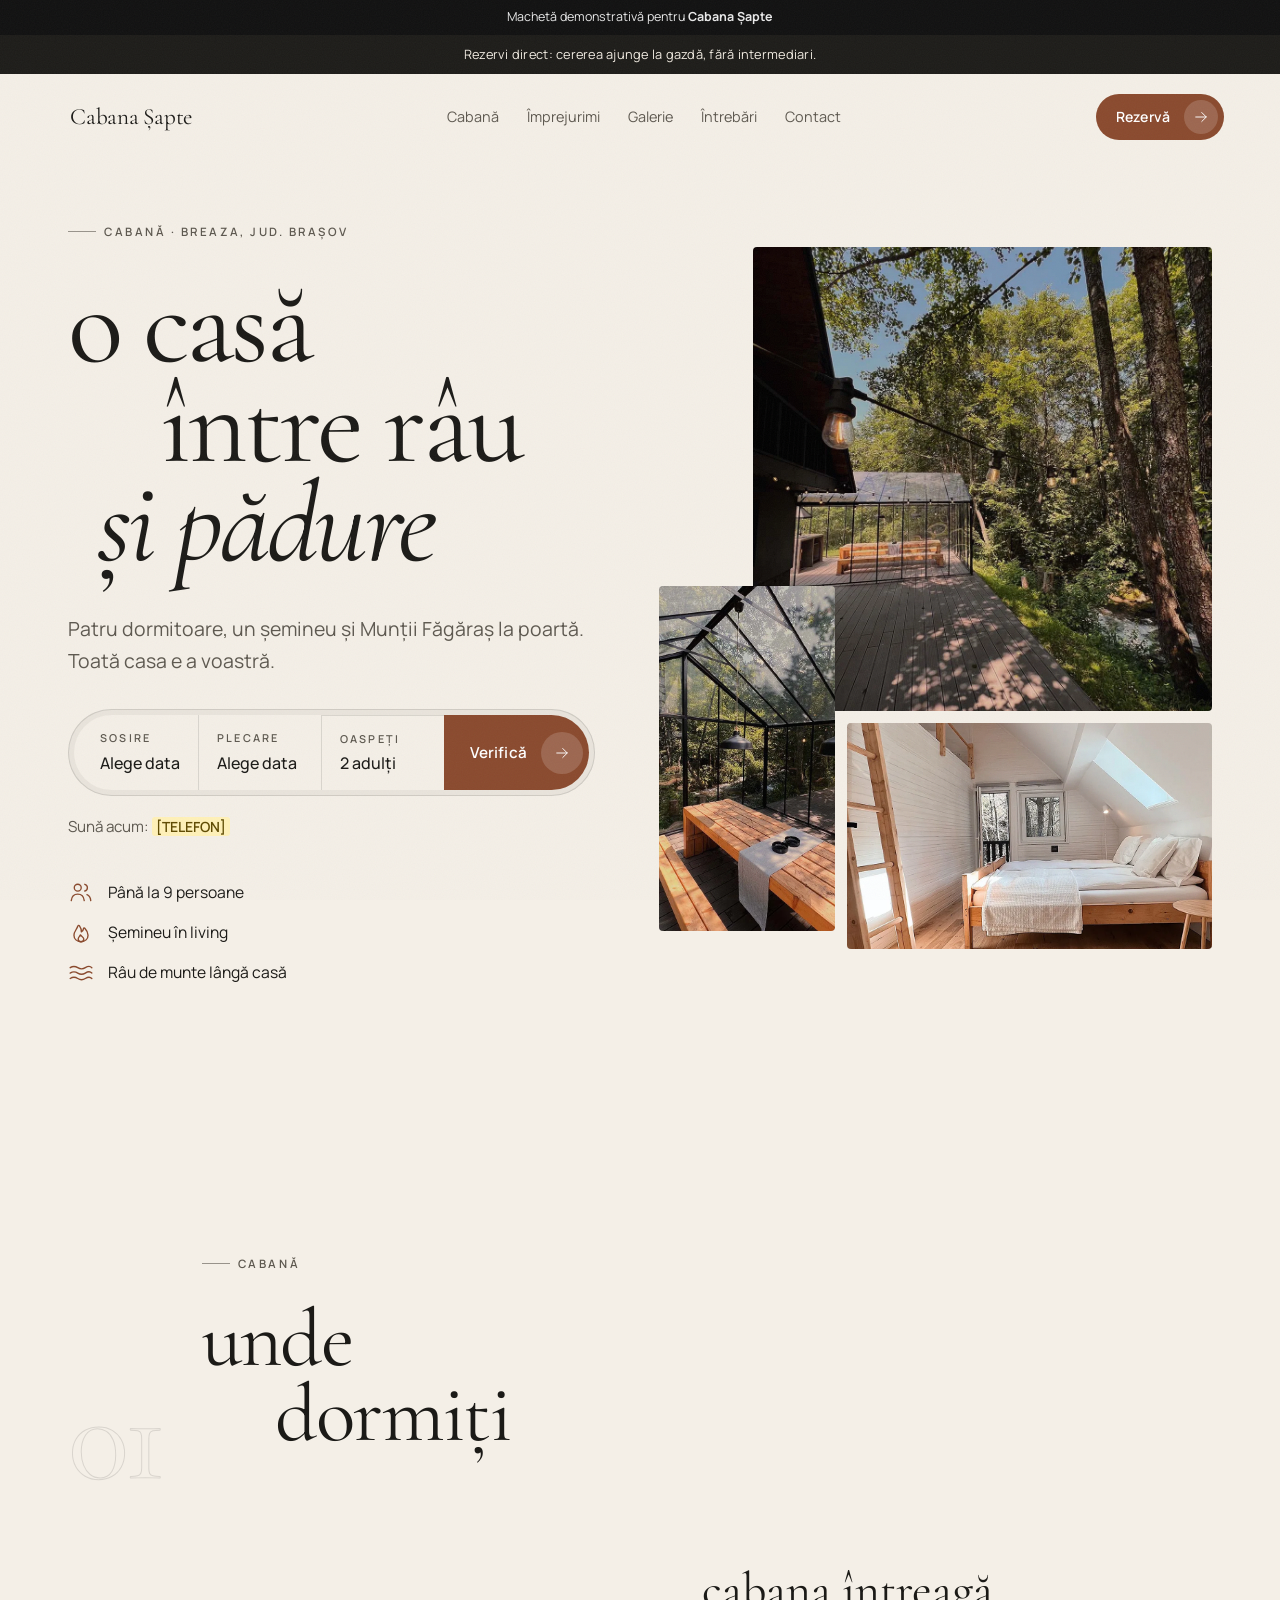
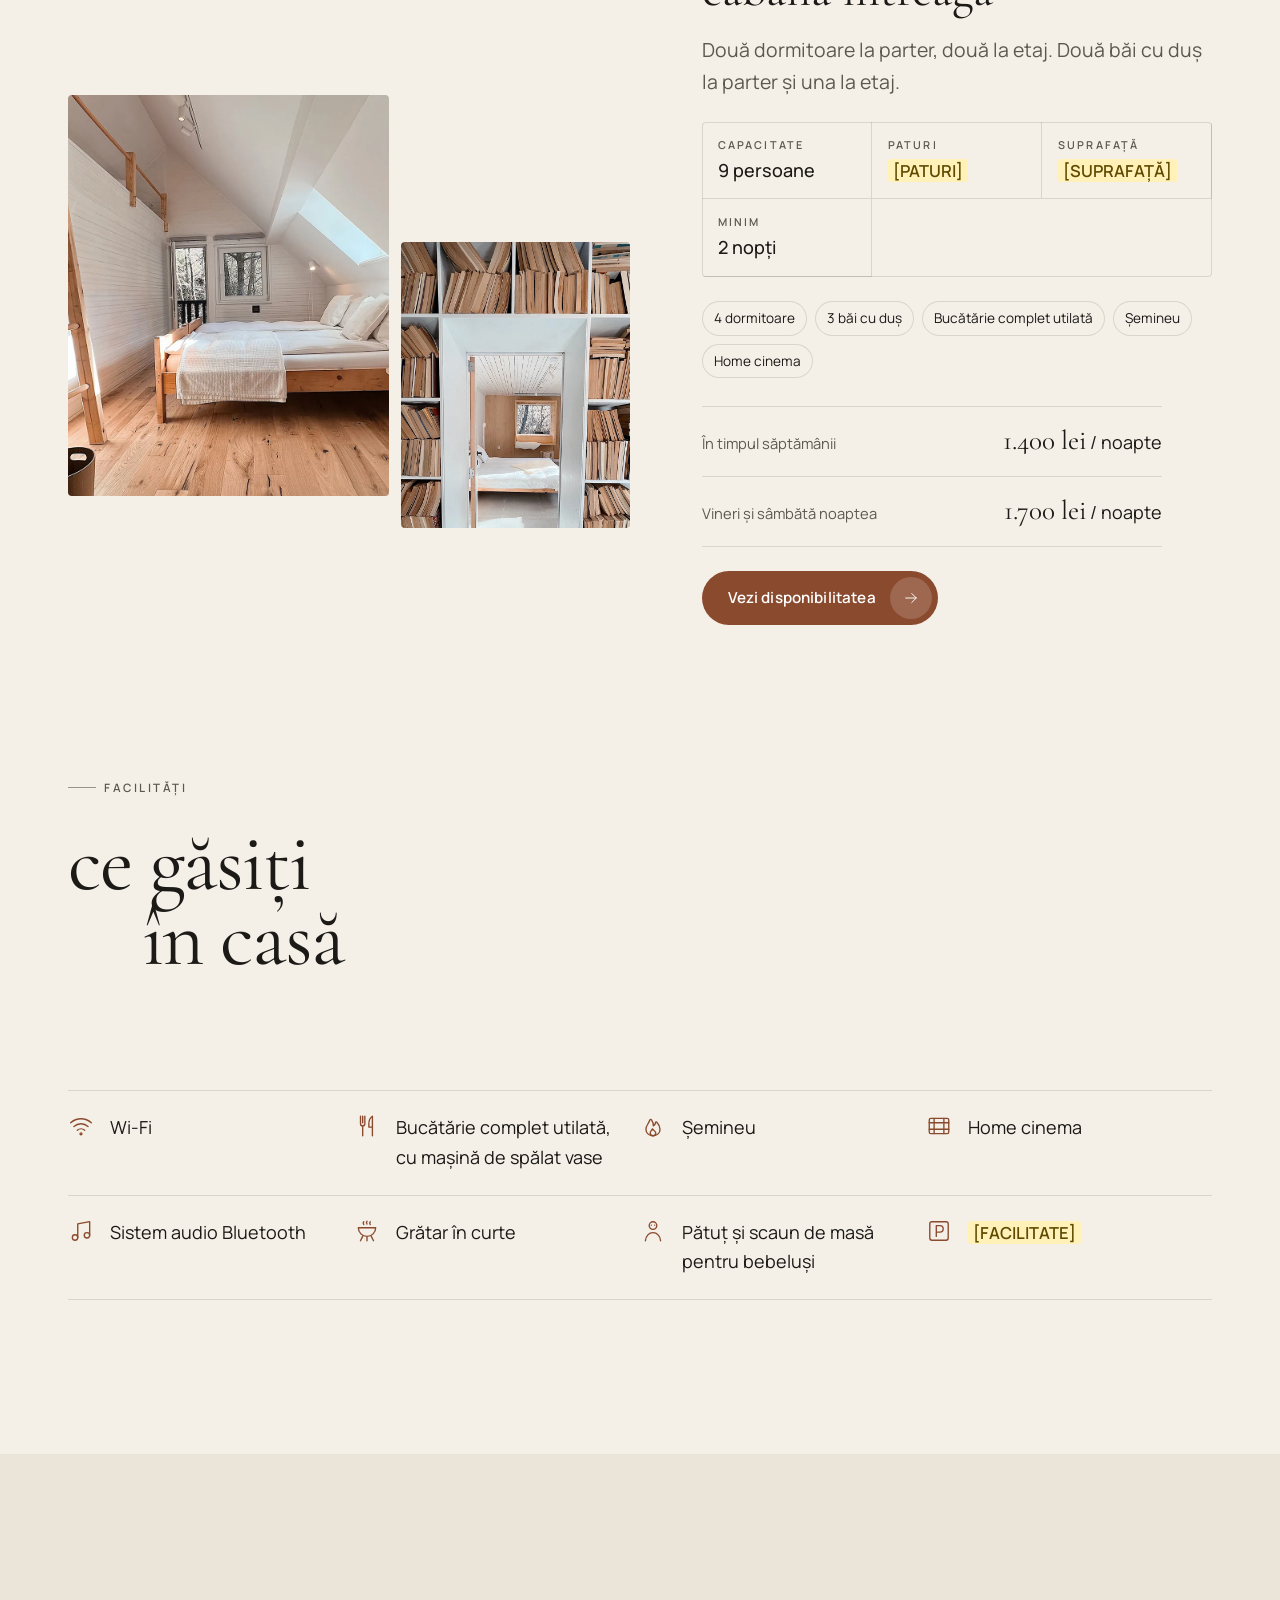
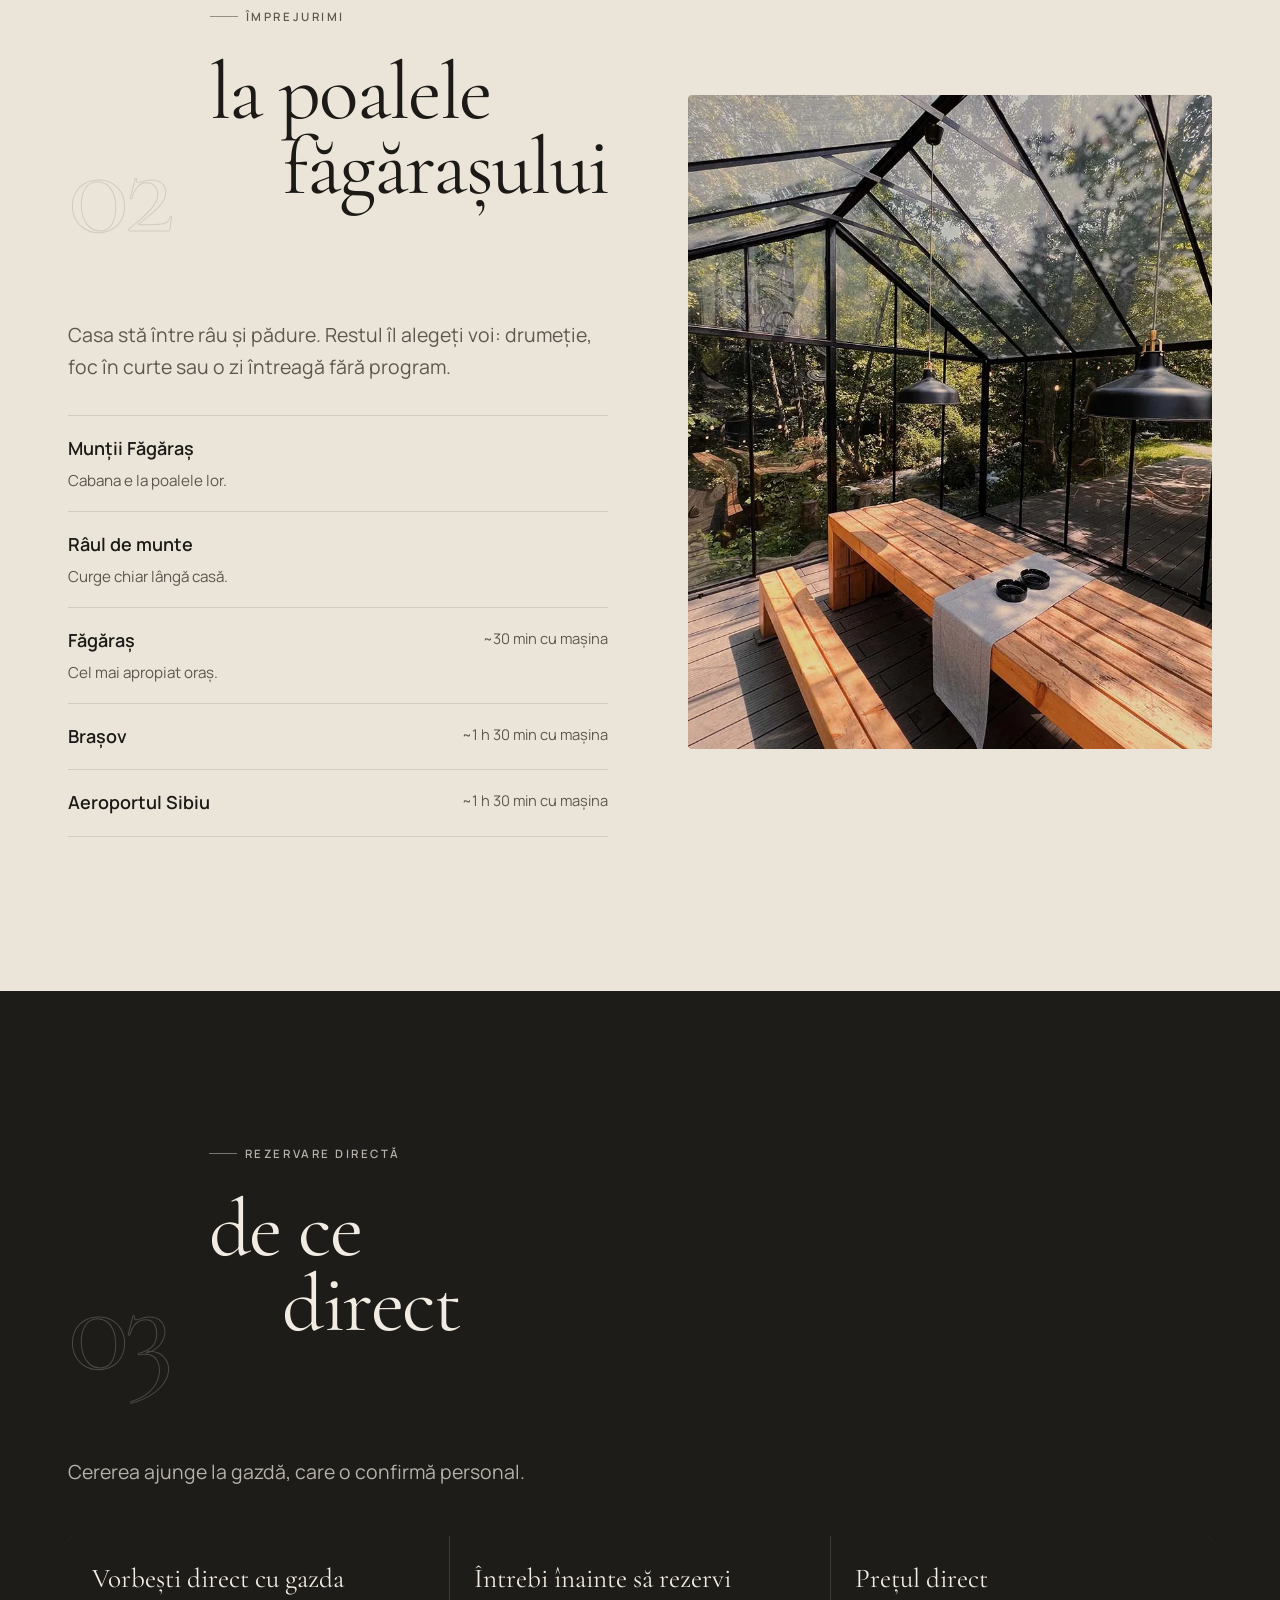
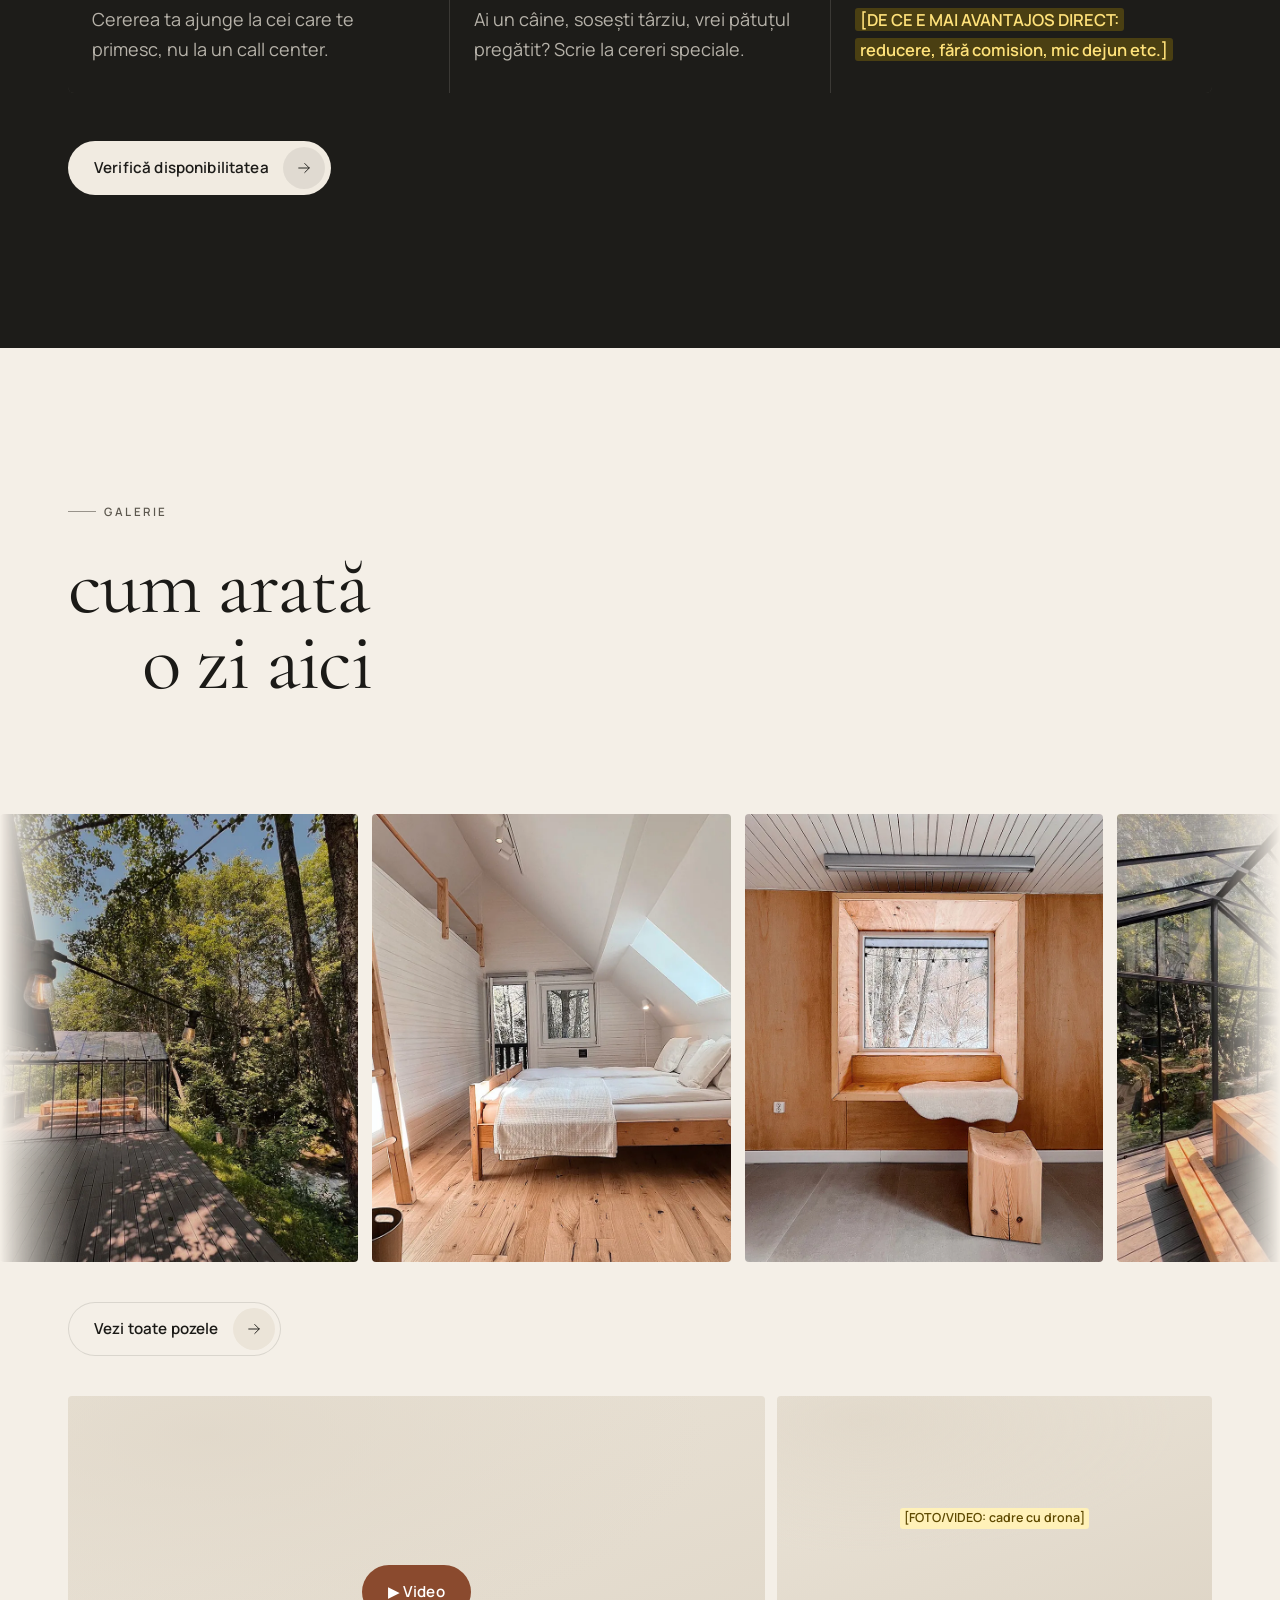
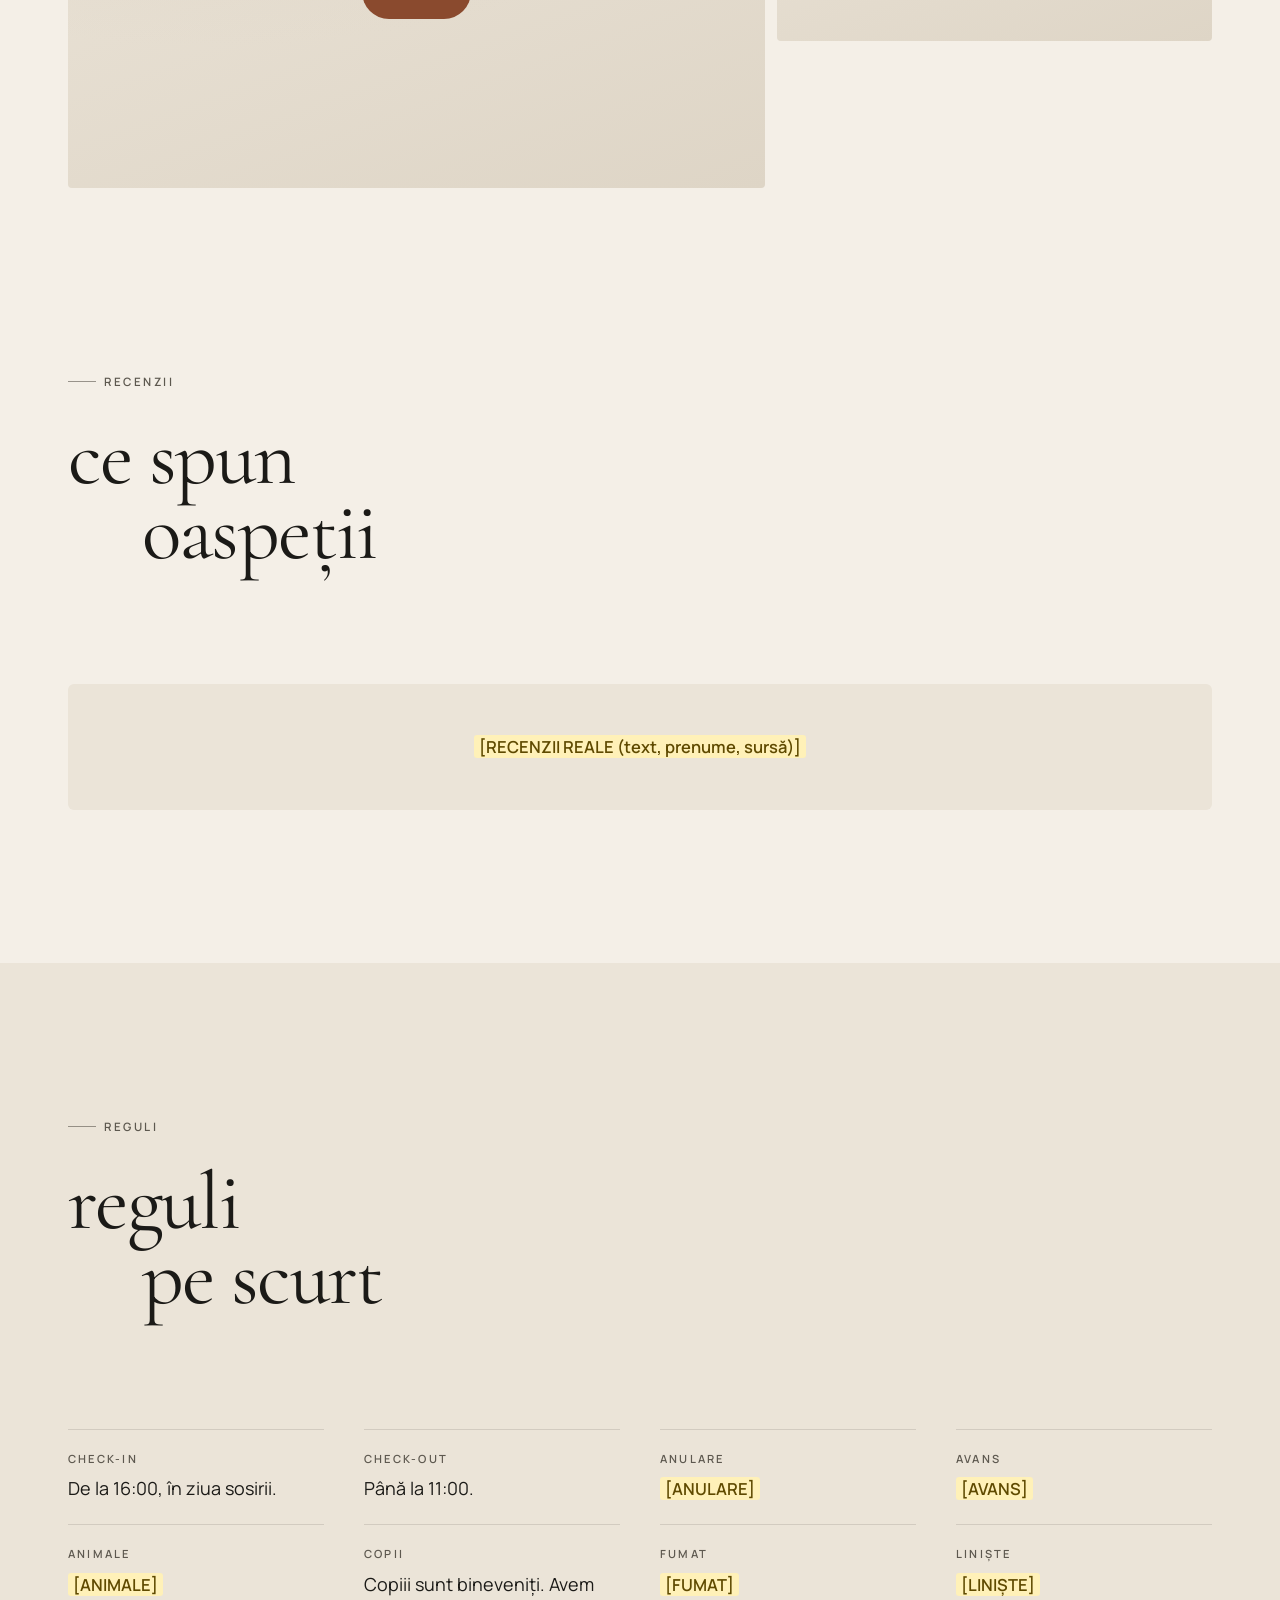
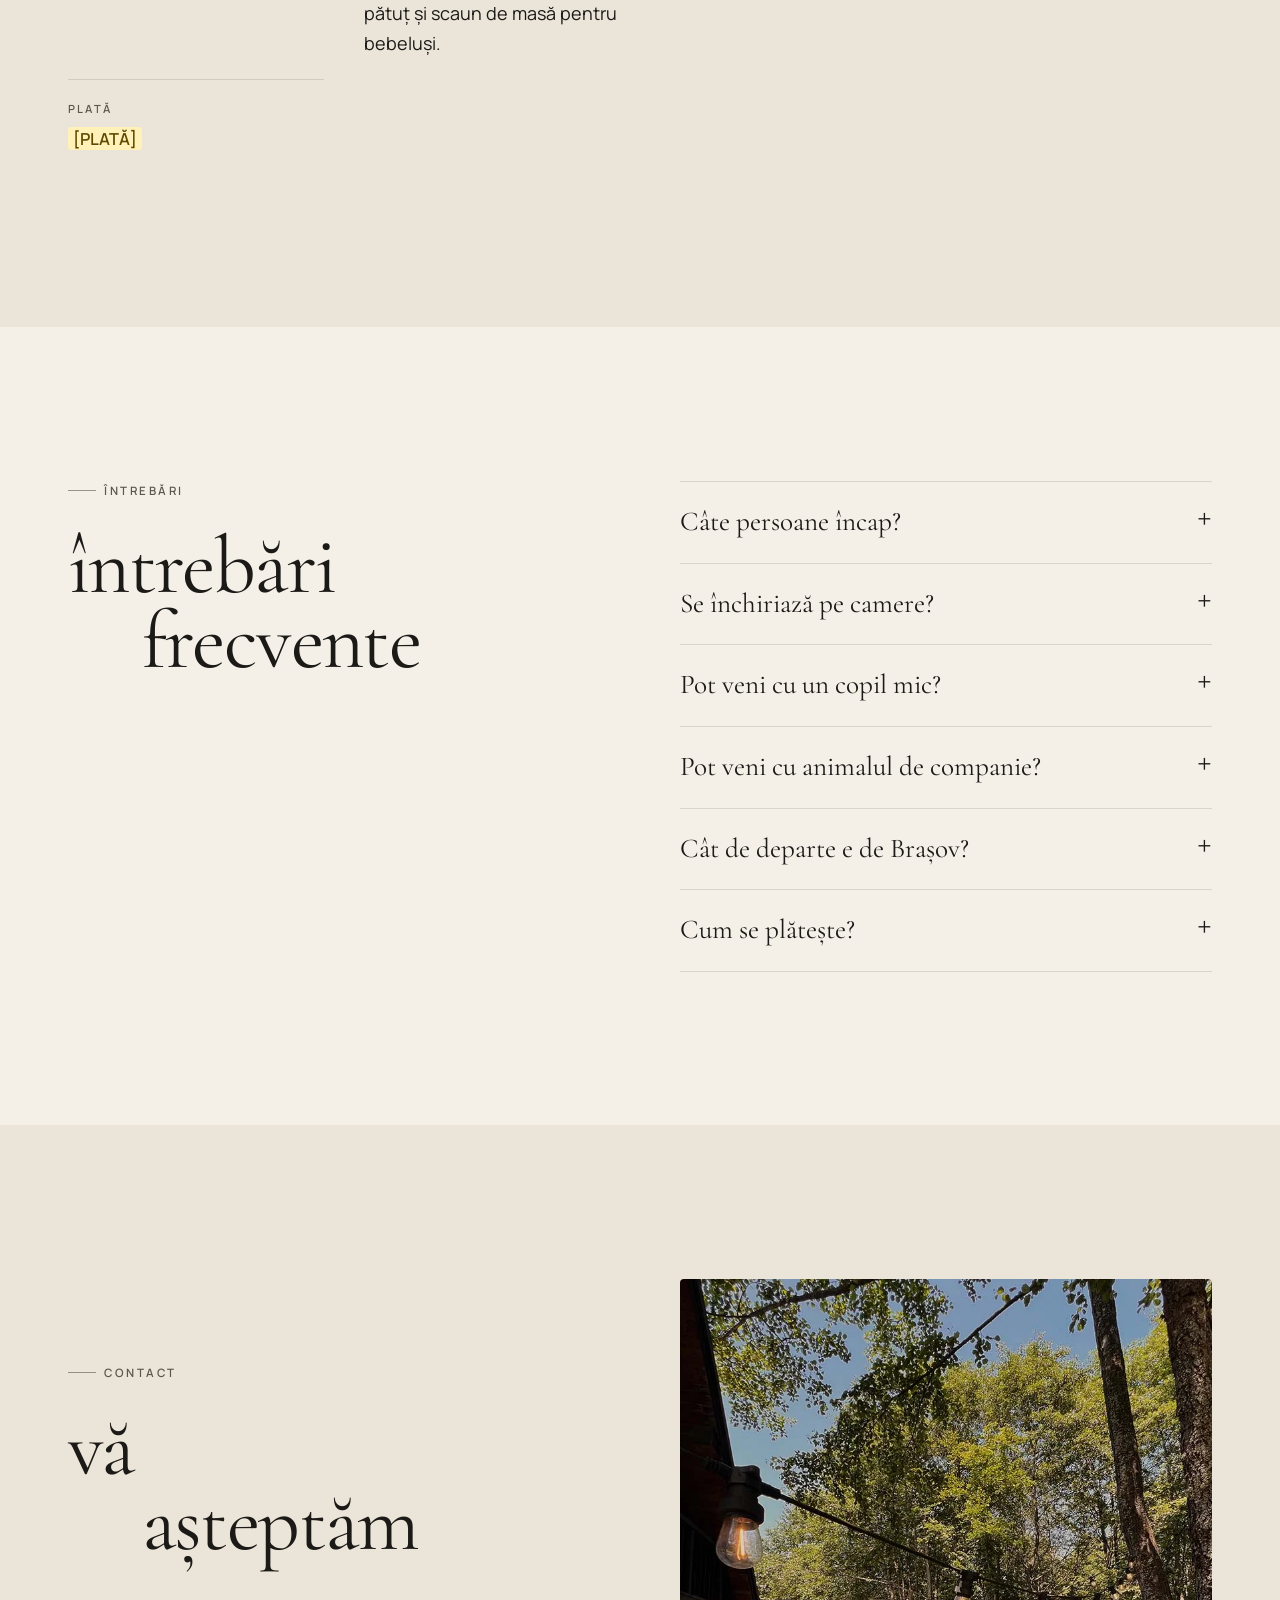
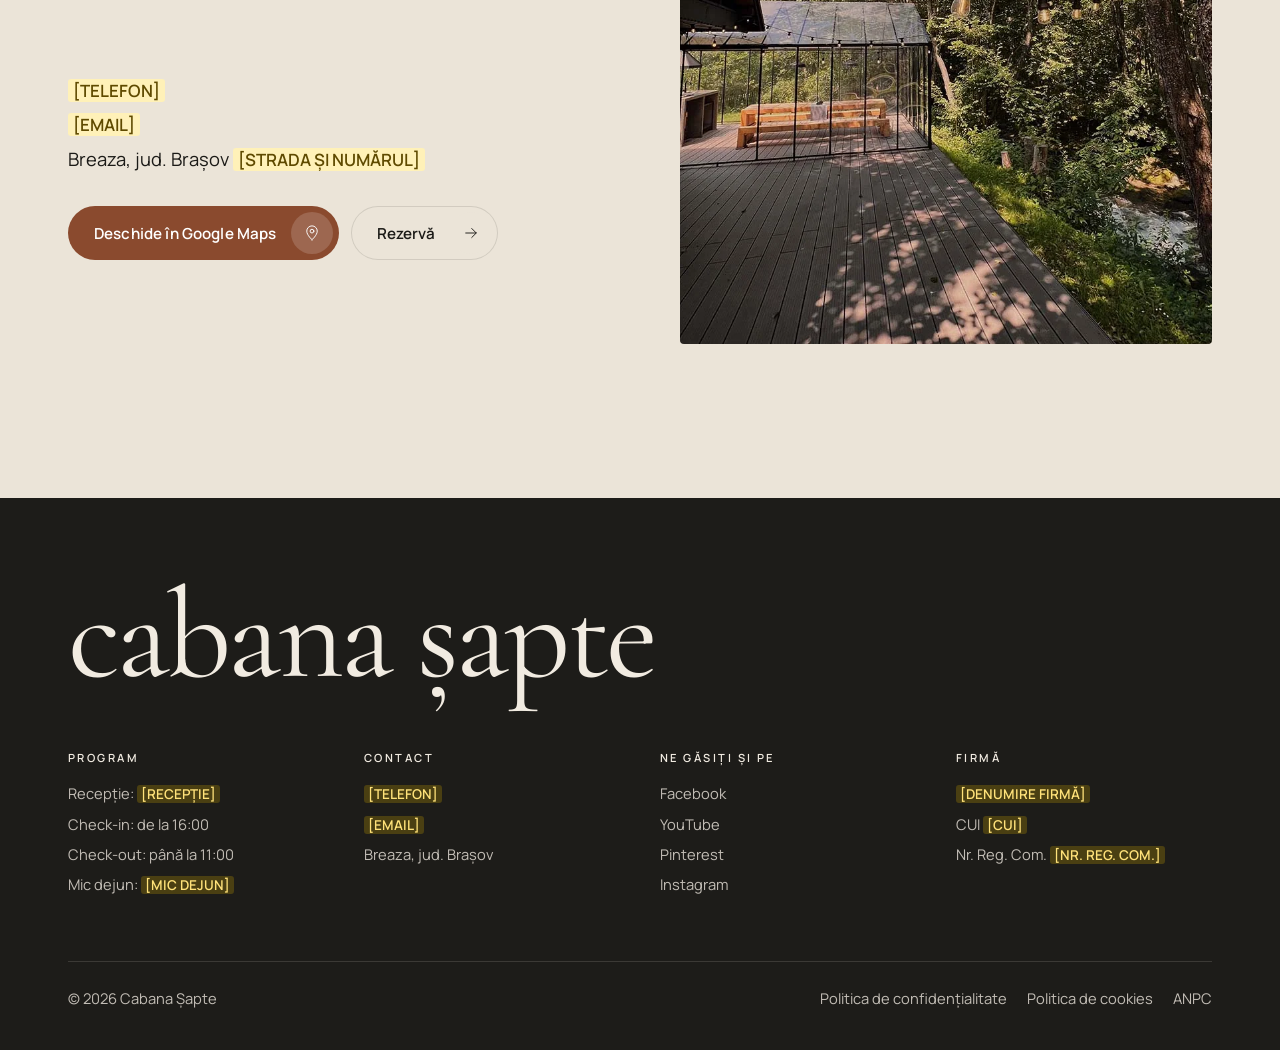
<file: index.html>
<!DOCTYPE html>
<html lang="ro">
<head>
<meta charset="UTF-8">
<meta name="viewport" content="width=device-width, initial-scale=1, viewport-fit=cover">
<title></title>
<!-- Titlul, descrierea, robots și datele structurate vin din site.config.js (app.js) -->
<link rel="preconnect" href="https://fonts.googleapis.com">
<link rel="preconnect" href="https://fonts.gstatic.com" crossorigin>
<link rel="stylesheet" href="style.css">
<script src="site.config.js"></script>
<script src="core.js" defer></script>
<script src="app.js" defer></script>
<script src="booking.js" defer></script>
</head>
<body>
  <!-- Toată pagina e randată de app.js din site.config.js -->
  <div id="app"></div>
  <!-- Fluxul de rezervare (booking.js) -->
  <div id="booking" class="bk" hidden></div>
  <noscript><p style="padding:2rem">Pentru rezervare ai nevoie de JavaScript activat.</p></noscript>
</body>
</html>
</file>
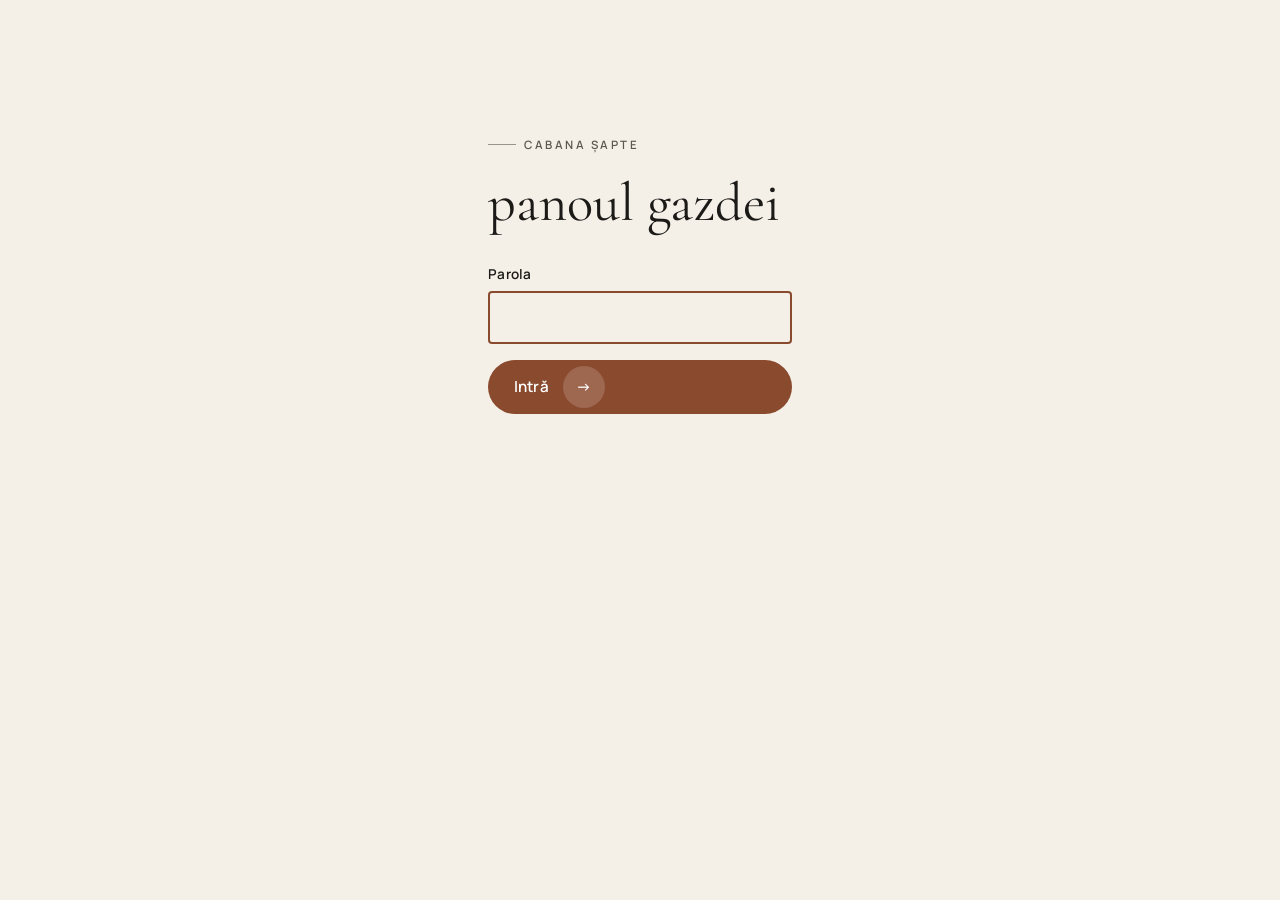
<file: admin/index.html>
<!DOCTYPE html>
<html lang="ro">
<head>
<meta charset="UTF-8">
<meta name="viewport" content="width=device-width, initial-scale=1, viewport-fit=cover">
<meta name="robots" content="noindex, nofollow">
<title>Admin</title>
<link rel="preconnect" href="https://fonts.googleapis.com">
<link rel="preconnect" href="https://fonts.gstatic.com" crossorigin>
<link rel="stylesheet" href="/style.css">
<link rel="stylesheet" href="/admin/admin.css">
<script src="/site.config.js"></script>
<script src="/core.js" defer></script>
<script src="/admin/admin.js" defer></script>
</head>
<body class="adm">
  <!-- Panoul gazdei: randat de admin.js, datele vin din Apps Script cu parolaAdmin -->
  <div id="admin"></div>
  <div class="toast" id="toast" role="status" aria-live="polite"></div>
</body>
</html>
</file>
<file: style.css>
/* ==========================================================================
   Teme. Tot ce ține de aspect (culori, fonturi, spațieri, colțuri) e aici.
   Tema se alege din site.config.js (theme), accentul se poate suprascrie (accent).
   ========================================================================== */
:root,
[data-theme="editorial"] {
  --bg: #f4efe7;            /* ivoire */
  --bg-2: #ebe4d8;          /* nisip, pentru blocuri și placeholdere foto */
  --bg-3: #ded5c6;
  --ink: #1b1a17;           /* text aproape negru */
  --muted: #5d584f;
  --line: rgba(27, 26, 23, .12);
  --accent: #8a4a2e;        /* lut ars */
  --accent-ink: #fff;
  --dark: #1d1c19;          /* secțiunea de rezervare */
  --dark-ink: #f1ebe1;
  --font-serif: "Cormorant Garamond", "Iowan Old Style", Georgia, serif;
  --font-sans: "Manrope", system-ui, -apple-system, "Segoe UI", sans-serif;
  --serif-weight: 400;
  --radius: 4px;            /* colțuri aproape drepte */
  --radius-lg: 6px;
  --space: clamp(88px, 12vw, 168px);
  --title: clamp(3.2rem, 9vw, 7.5rem);
  --title-2: clamp(2.6rem, 6.4vw, 5.4rem);
}
[data-theme="cald"] {
  --bg: #f3eadb;            /* crem */
  --bg-2: #e8dcc7;
  --bg-3: #d9c8ad;
  --ink: #2a2219;
  --muted: #62574a;
  --line: rgba(42, 34, 25, .14);
  --accent: #2f5240;        /* verde de brad */
  --accent-ink: #fff;
  --dark: #2b2118;          /* lemn închis */
  --dark-ink: #f3eadb;
  --font-serif: "Fraunces", Georgia, serif;
  --font-sans: "Figtree", system-ui, -apple-system, "Segoe UI", sans-serif;
  --serif-weight: 400;
  --radius: 14px;
  --radius-lg: 22px;
  --space: clamp(80px, 11vw, 150px);
  --title: clamp(3rem, 8.4vw, 6.6rem);
  --title-2: clamp(2.4rem, 6vw, 4.8rem);
}
:root {
  --ph-bg: #fff1b8;         /* placeholder galben */
  --ph-ink: #5f4a00;
  --ease: cubic-bezier(.22, .8, .2, 1);
  --ease-out: cubic-bezier(.32, .72, 0, 1);
  --wrap: 1240px;
  --gutter: clamp(16px, 4vw, 48px);
}

/* ---------------------------------------------------------------- bază */
*, *::before, *::after { box-sizing: border-box; }
html { -webkit-text-size-adjust: 100%; scroll-behavior: smooth; }
body {
  margin: 0; background: var(--bg); color: var(--ink);
  font-family: var(--font-sans); font-size: 17px; line-height: 1.65;
  -webkit-font-smoothing: antialiased; text-rendering: optimizeLegibility;
}
@media (min-width: 900px) { body { font-size: 18px; } }
img { max-width: 100%; display: block; }
figure { margin: 0; }
a { color: inherit; text-underline-offset: .2em; text-decoration-thickness: 1px; }
button { font: inherit; color: inherit; }
:focus-visible { outline: 2px solid var(--accent); outline-offset: 3px; }
.wrap { max-width: var(--wrap); margin: 0 auto; padding: 0 var(--gutter); }
.sr { position: absolute; width: 1px; height: 1px; overflow: hidden; clip: rect(0 0 0 0); white-space: nowrap; }
body.locked { overflow: hidden; }

/* granulație de hârtie, fixă, fără cost la scroll */
body::after {
  content: ""; position: fixed; inset: 0; pointer-events: none; z-index: 90; opacity: .045;
  background-image: url("data:image/svg+xml,%3Csvg xmlns='http://www.w3.org/2000/svg' width='160' height='160'%3E%3Cfilter id='n'%3E%3CfeTurbulence type='fractalNoise' baseFrequency='.85' numOctaves='2' stitchTiles='stitch'/%3E%3C/filter%3E%3Crect width='100%25' height='100%25' filter='url(%23n)'/%3E%3C/svg%3E");
}

/* placeholder pentru informații lipsă */
.ph {
  background: var(--ph-bg); color: var(--ph-ink); border-radius: 3px; padding: 0 .3em;
  font-family: var(--font-sans); font-weight: 600; font-size: .92em; letter-spacing: 0;
  text-transform: none; font-style: normal;
  -webkit-box-decoration-break: clone; box-decoration-break: clone;
}

/* ---------------------------------------------------------------- tipografie */
.serif { font-family: var(--font-serif); font-weight: var(--serif-weight); }
.eyebrow {
  display: inline-flex; align-items: center; gap: .7em;
  font-size: .72rem; font-weight: 600; letter-spacing: .22em; text-transform: uppercase; color: var(--muted);
}
.eyebrow::before { content: ""; width: 28px; height: 1px; background: currentColor; opacity: .6; }
.title {
  font-family: var(--font-serif); font-weight: var(--serif-weight);
  font-size: var(--title-2); line-height: .92; letter-spacing: -.02em;
  text-transform: lowercase; margin: .35em 0 .45em;
}
.title span { display: block; }
.title span:nth-child(2) { padding-left: .9em; }
.title span:nth-child(3) { padding-left: .35em; font-style: italic; }
.lead { font-size: 1.08em; color: var(--muted); max-width: 34em; }

/* secțiuni numerotate */
section { padding: var(--space) 0; position: relative; }
.sec-head { display: grid; gap: 0; margin-bottom: clamp(40px, 6vw, 80px); }
.sec-num {
  font-family: var(--font-serif); font-size: clamp(4rem, 10vw, 8.5rem); line-height: .8;
  color: transparent; -webkit-text-stroke: 1px var(--line); letter-spacing: -.04em;
  user-select: none;
}
@supports not (-webkit-text-stroke: 1px black) { .sec-num { color: var(--bg-3); } }
@media (min-width: 900px) {
  .sec-head.numbered { grid-template-columns: auto 1fr; column-gap: 40px; align-items: end; }
  .sec-head.numbered .sec-num { grid-row: span 2; }
}

/* ---------------------------------------------------------------- butoane */
.btn {
  --h: 54px;
  display: inline-flex; align-items: center; gap: 14px; min-height: var(--h);
  padding: 6px 6px 6px 26px; border-radius: 999px; border: 0; cursor: pointer;
  background: var(--accent); color: var(--accent-ink); text-decoration: none;
  font-weight: 600; font-size: .95rem; letter-spacing: .01em;
  transition: transform .5s var(--ease-out), background-color .4s var(--ease);
}
.btn .ico {
  width: 42px; height: 42px; border-radius: 50%; display: grid; place-items: center;
  background: rgba(255, 255, 255, .16); transition: transform .5s var(--ease-out);
}
.btn .ico svg { width: 18px; height: 18px; }
.btn:hover .ico { transform: translate(3px, -1px) scale(1.06); }
.btn:active { transform: scale(.98); }
.btn.ghost { background: transparent; color: var(--ink); box-shadow: inset 0 0 0 1px var(--line); }
.btn.ghost .ico { background: var(--bg-2); }
.btn.plain { padding: 6px 26px; }
.btn.light { background: var(--dark-ink); color: var(--dark); }
.btn.light .ico { background: rgba(0, 0, 0, .07); }
.btn[disabled] { opacity: .45; cursor: not-allowed; transform: none; }
.link-arrow { display: inline-flex; gap: .5em; align-items: center; font-weight: 600; text-decoration: none; border-bottom: 1px solid currentColor; padding-bottom: 2px; }

/* ---------------------------------------------------------------- benzi de sus */
.demo-bar { background: #111; color: #e9e9e9; font-size: .78rem; text-align: center; padding: 7px 16px; position: relative; z-index: 60; }
.demo-bar .ph { background: #333; color: #ffd84d; }
.top-bar { background: var(--dark); color: var(--dark-ink); font-size: .8rem; text-align: center; padding: 9px 16px; letter-spacing: .02em; }

/* ---------------------------------------------------------------- header */
.hdr { position: sticky; top: 0; z-index: 50; padding: 12px var(--gutter); pointer-events: none; }
.hdr-in {
  pointer-events: auto; max-width: var(--wrap); margin: 0 auto;
  display: flex; align-items: center; justify-content: space-between; gap: 16px;
  padding: 8px 8px 8px 22px; border-radius: 999px;
  transition: background-color .5s var(--ease), box-shadow .5s var(--ease);
}
.hdr.scrolled .hdr-in {
  background: color-mix(in srgb, var(--bg) 82%, transparent);
  -webkit-backdrop-filter: blur(14px) saturate(1.2); backdrop-filter: blur(14px) saturate(1.2);
  box-shadow: 0 0 0 1px var(--line), 0 18px 40px -24px rgba(30, 25, 15, .35);
}
.logo { font-family: var(--font-serif); font-size: 1.45rem; text-decoration: none; letter-spacing: -.01em; white-space: nowrap; }
.logo img { height: 34px; width: auto; }
.nav { display: none; gap: 28px; }
.nav a { text-decoration: none; font-size: .9rem; color: var(--muted); transition: color .3s var(--ease); }
.nav a:hover { color: var(--ink); }
.hdr-actions { display: flex; align-items: center; gap: 8px; }
.hdr .btn { --h: 46px; padding-left: 20px; font-size: .88rem; }
.hdr .btn .ico { width: 34px; height: 34px; }
.lang { display: flex; gap: 2px; }
.lang button { border: 0; background: none; padding: 6px 8px; font-size: .78rem; letter-spacing: .1em; text-transform: uppercase; cursor: pointer; color: var(--muted); border-radius: 999px; }
.lang button[aria-pressed="true"] { color: var(--ink); background: var(--bg-2); }

/* hamburger care devine X */
.burger { width: 46px; height: 46px; border-radius: 50%; border: 0; background: var(--bg-2); position: relative; cursor: pointer; }
.burger span { position: absolute; left: 14px; right: 14px; height: 1.5px; background: var(--ink); transition: transform .55s var(--ease-out), opacity .3s; }
.burger span:nth-child(1) { top: 18px; }
.burger span:nth-child(2) { top: 26px; }
.menu-open .burger span:nth-child(1) { transform: translateY(4px) rotate(45deg); }
.menu-open .burger span:nth-child(2) { transform: translateY(-4px) rotate(-45deg); }

/* meniul pe tot ecranul (mobil) */
.menu {
  position: fixed; inset: 0; z-index: 45; padding: 110px var(--gutter) 120px;
  background: color-mix(in srgb, var(--bg) 92%, transparent);
  -webkit-backdrop-filter: blur(24px); backdrop-filter: blur(24px);
  display: flex; flex-direction: column; gap: 6px;
  opacity: 0; visibility: hidden; transition: opacity .5s var(--ease), visibility .5s;
}
.menu-open .menu { opacity: 1; visibility: visible; }
.menu a {
  font-family: var(--font-serif); font-size: clamp(2.4rem, 11vw, 3.4rem); line-height: 1.15; text-decoration: none; text-transform: lowercase;
  transform: translateY(40px); opacity: 0; transition: transform .8s var(--ease-out), opacity .6s var(--ease);
}
.menu-open .menu a { transform: none; opacity: 1; }
.menu a:nth-child(2) { transition-delay: .05s; } .menu a:nth-child(3) { transition-delay: .1s; }
.menu a:nth-child(4) { transition-delay: .15s; } .menu a:nth-child(5) { transition-delay: .2s; }
.menu a:nth-child(6) { transition-delay: .25s; }
.menu .menu-meta { margin-top: auto; color: var(--muted); font-size: .95rem; }

/* butonul „Rezervă” fix jos, pe mobil */
.mobile-book {
  position: fixed; left: 12px; right: 12px; bottom: calc(12px + env(safe-area-inset-bottom)); z-index: 40;
  display: flex; gap: 8px;
}
.mobile-book .btn { flex: 1; justify-content: space-between; box-shadow: 0 16px 34px -14px rgba(30, 20, 10, .55); }
.mobile-book .call { flex: none; width: 54px; height: 54px; border-radius: 50%; display: grid; place-items: center; background: var(--dark); color: var(--dark-ink); text-decoration: none; }
.mobile-book .call svg { width: 20px; height: 20px; }
body { padding-bottom: 84px; }

@media (min-width: 960px) {
  .nav { display: flex; }
  .burger, .menu, .mobile-book { display: none; }
  body { padding-bottom: 0; }
}

/* ---------------------------------------------------------------- poze și placeholdere foto */
.photo { position: relative; overflow: hidden; border-radius: var(--radius); background: var(--bg-2); }
.photo img { width: 100%; height: 100%; object-fit: cover; transition: transform 1.4s var(--ease-out); }
.photo:hover img { transform: scale(1.035); }
.photo.empty {
  display: grid; place-items: center; text-align: center; padding: 16px;
  background:
    radial-gradient(120% 90% at 20% 10%, color-mix(in srgb, var(--bg-3) 70%, transparent), transparent 60%),
    linear-gradient(160deg, var(--bg-2), var(--bg-3));
}
.photo.empty .ph { font-size: .78rem; }
.r-45 { aspect-ratio: 4 / 5; } .r-169 { aspect-ratio: 16 / 9; } .r-11 { aspect-ratio: 1; } .r-32 { aspect-ratio: 3 / 2; }

/* ---------------------------------------------------------------- hero */
.hero { padding: clamp(24px, 4vw, 56px) 0 clamp(64px, 9vw, 120px); }
.hero-grid { display: grid; gap: 40px; }
.hero h1 {
  font-family: var(--font-serif); font-weight: var(--serif-weight);
  font-size: var(--title); line-height: .86; letter-spacing: -.03em; text-transform: lowercase; margin: .3em 0 .35em;
}
.hero h1 span { display: block; }
.hero h1 span:nth-child(2) { padding-left: .8em; }
.hero h1 span:nth-child(3) { font-style: italic; padding-left: .25em; }
.hero .lead { margin-bottom: 32px; }
.collage { display: grid; grid-template-columns: repeat(6, 1fr); gap: 12px; order: -1; }
.collage .photo:nth-child(1) { grid-column: 1 / -1; aspect-ratio: 4 / 3; }
.collage .photo:nth-child(n+2) { display: none; }

/* căutarea din hero (deschide fluxul de rezervare) */
.search {
  display: grid; grid-template-columns: 1fr 1fr; gap: 0; max-width: 560px;
  border-radius: calc(var(--radius-lg) + 8px); padding: 6px; background: color-mix(in srgb, var(--ink) 5%, transparent);
  box-shadow: inset 0 0 0 1px var(--line);
}
.search-in { display: contents; }
.search button.field {
  text-align: left; border: 0; background: var(--bg); padding: 14px 18px; cursor: pointer; display: grid; gap: 2px;
}
.search button.field:first-child { border-radius: calc(var(--radius-lg) + 2px) 0 0 0; }
.search button.field:nth-child(2) { border-radius: 0 calc(var(--radius-lg) + 2px) 0 0; border-left: 1px solid var(--line); }
.search button.field.wide { grid-column: 1 / -1; border-top: 1px solid var(--line); border-radius: 0; }
.search .k { font-size: .68rem; letter-spacing: .2em; text-transform: uppercase; color: var(--muted); font-weight: 600; }
.search .v { font-size: 1rem; font-weight: 500; white-space: nowrap; }
.search .btn { grid-column: 1 / -1; justify-content: space-between; border-radius: 0 0 calc(var(--radius-lg) + 2px) calc(var(--radius-lg) + 2px); }
.hero-call { margin-top: 18px; font-size: .95rem; color: var(--muted); }
.benefits { list-style: none; padding: 0; margin: 40px 0 0; display: grid; gap: 14px; }
.benefits li { display: flex; align-items: center; gap: 14px; font-size: .98rem; }
.icon { width: 26px; height: 26px; flex: none; color: var(--accent); }
.icon svg { width: 100%; height: 100%; }

@media (min-width: 960px) {
  .hero-grid { grid-template-columns: minmax(0, 1fr) minmax(0, 1.05fr); align-items: center; gap: 64px; }
  .collage { order: 0; grid-template-rows: repeat(6, 1fr); height: min(78vh, 760px); }
  .collage .photo { aspect-ratio: auto !important; display: block !important; }
  .collage .photo:nth-child(1) { grid-column: 2 / 7; grid-row: 1 / 5; }
  .collage .photo:nth-child(2) { grid-column: 1 / 3; grid-row: 4 / 7; transform: translateY(-18px); }
  .collage .photo:nth-child(3) { grid-column: 3 / 6; grid-row: 5 / 7; }
  .collage .photo:nth-child(4) { grid-column: 6 / 7; grid-row: 5 / 7; }
  .collage .photo:nth-child(3):last-child { grid-column: 3 / 7; }
  .collage .photo.empty { display: grid !important; }
  .search { grid-template-columns: 1fr 1fr 1fr auto; border-radius: 999px; max-width: 640px; }
  .search button.field, .search button.field:first-child, .search button.field:nth-child(2) { border-radius: 0; border-top: 0; }
  .search button.field:first-child { border-radius: 999px 0 0 999px; padding-left: 26px; }
  .search button.field.wide { grid-column: auto; border-left: 1px solid var(--line); }
  .search .btn { grid-column: auto; border-radius: 0 999px 999px 0; }
}

/* ---------------------------------------------------------------- camere */
.rooms { display: grid; gap: clamp(48px, 7vw, 96px); }
.room { display: grid; gap: 28px; }
.room-photos { display: grid; grid-template-columns: 1.4fr 1fr; gap: 12px; align-items: end; }
.room-photos .photo:first-child { aspect-ratio: 4 / 5; }
.room-photos .photo:nth-child(2) { aspect-ratio: 4 / 5; transform: translateY(32px); }
.room h3 { font-family: var(--font-serif); font-weight: var(--serif-weight); font-size: clamp(2rem, 4vw, 3rem); line-height: 1; margin: 0 0 .4em; text-transform: lowercase; }
.facts { display: grid; grid-template-columns: repeat(auto-fit, minmax(140px, 1fr)); border-radius: var(--radius); overflow: hidden; margin: 24px 0; box-shadow: inset 0 0 0 1px var(--line); }
.facts div { padding: 14px 16px; box-shadow: inset -1px -1px 0 var(--line); }
.prices { margin: 0 0 24px; max-width: 460px; }
.prices div { display: flex; justify-content: space-between; align-items: baseline; gap: 16px; padding: 12px 0; border-bottom: 1px solid var(--line); }
.prices div:first-child { border-top: 1px solid var(--line); }
.prices dt { color: var(--muted); font-size: .92rem; }
.prices dt::first-letter { text-transform: uppercase; }
.prices dd { margin: 0; white-space: nowrap; }
.prices b { font-family: var(--font-serif); font-weight: var(--serif-weight); font-size: 1.7rem; }
.facts dt { font-size: .68rem; letter-spacing: .2em; text-transform: uppercase; color: var(--muted); font-weight: 600; }
.facts dd { margin: 2px 0 0; font-weight: 500; }
.tags { display: flex; flex-wrap: wrap; gap: 8px; list-style: none; padding: 0; margin: 0 0 28px; }
.tags li { font-size: .85rem; padding: 6px 12px; border-radius: 999px; box-shadow: inset 0 0 0 1px var(--line); }
.price-line { display: flex; align-items: baseline; gap: 8px; margin-bottom: 20px; }
.price-line b { font-family: var(--font-serif); font-size: 2rem; font-weight: var(--serif-weight); }
@media (min-width: 900px) {
  .room { grid-template-columns: 1.1fr 1fr; gap: 72px; align-items: center; }
  .room:nth-child(even) .room-photos { order: 2; }
}

/* ---------------------------------------------------------------- facilități */
.fac { display: grid; grid-template-columns: repeat(auto-fill, minmax(230px, 1fr)); gap: 0; border-top: 1px solid var(--line); }
.fac li { list-style: none; display: flex; gap: 16px; align-items: flex-start; padding: 22px 8px 22px 0; border-bottom: 1px solid var(--line); }
.fac { padding: 0; margin: 0; }

/* ---------------------------------------------------------------- împrejurimi */
.split { display: grid; gap: 48px; }
@media (min-width: 900px) { .split { grid-template-columns: 1fr 1fr; gap: 80px; align-items: center; } .split.flip > :first-child { order: 2; } }
.near { list-style: none; padding: 0; margin: 32px 0 0; }
.near li { display: grid; grid-template-columns: 1fr auto; gap: 4px 16px; padding: 18px 0; border-bottom: 1px solid var(--line); }
.near li:first-child { border-top: 1px solid var(--line); }
.near b { font-weight: 600; }
.near .d { color: var(--muted); font-size: .92rem; text-align: right; }
.near .t { grid-column: 1 / -1; color: var(--muted); font-size: .95rem; }

/* ---------------------------------------------------------------- rezervare directă (fundal închis) */
.direct { background: var(--dark); color: var(--dark-ink); }
.direct .eyebrow, .direct .lead { color: color-mix(in srgb, var(--dark-ink) 72%, transparent); }
.direct .sec-num { -webkit-text-stroke-color: rgba(241, 235, 225, .22); }
.direct-list { display: grid; gap: 1px; background: rgba(241, 235, 225, .14); margin: 0 0 48px; border-radius: var(--radius-lg); overflow: hidden; }
.direct-list div { background: var(--dark); padding: 28px 24px; }
.direct-list h3 { font-family: var(--font-serif); font-weight: var(--serif-weight); font-size: 1.7rem; line-height: 1.1; margin: 0 0 .4em; }
.direct-list p { margin: 0; color: color-mix(in srgb, var(--dark-ink) 72%, transparent); }
.direct .ph { background: #4a3f12; color: #ffe27a; }
@media (min-width: 900px) { .direct-list { grid-template-columns: repeat(3, 1fr); } }

/* ---------------------------------------------------------------- galerie: bandă care se derulează */
.marquee { overflow: hidden; margin-top: 8px; mask-image: linear-gradient(90deg, transparent, #000 6%, #000 94%, transparent); }
.marquee-track { display: flex; gap: 14px; width: max-content; animation: slide 60s linear infinite; }
.marquee:hover .marquee-track, .marquee:focus-within .marquee-track { animation-play-state: paused; }
.photo-btn:focus-visible .photo { outline: 2px solid var(--accent); outline-offset: 3px; }
.marquee .photo { width: clamp(220px, 28vw, 360px); aspect-ratio: 4 / 5; flex: none; cursor: zoom-in; border: 0; padding: 0; }
@keyframes slide { to { transform: translateX(-50%); } }
.gallery-actions { display: flex; flex-wrap: wrap; gap: 12px; margin-top: 40px; }
.media-ph { display: grid; gap: 12px; margin-top: 40px; }
@media (min-width: 720px) { .media-ph { grid-template-columns: 1.6fr 1fr; } }

/* galeria completă, peste pagină */
.lightbox { position: fixed; inset: 0; z-index: 80; background: color-mix(in srgb, var(--bg) 96%, transparent); -webkit-backdrop-filter: blur(20px); backdrop-filter: blur(20px); overflow-y: auto; padding: 88px var(--gutter) 40px; }
.lightbox[hidden] { display: none; }
.lightbox .grid { display: grid; grid-template-columns: repeat(auto-fill, minmax(240px, 1fr)); gap: 12px; max-width: var(--wrap); margin: 0 auto; }
.lightbox .close { position: fixed; top: 20px; right: 20px; }
.round { width: 48px; height: 48px; border-radius: 50%; border: 0; background: var(--ink); color: var(--bg); cursor: pointer; display: grid; place-items: center; font-size: 1.3rem; }

/* ---------------------------------------------------------------- recenzii */
.rating { display: flex; align-items: baseline; gap: 16px; margin-bottom: 40px; }
.rating b { font-family: var(--font-serif); font-size: clamp(4rem, 9vw, 7rem); line-height: .9; font-weight: var(--serif-weight); }
.quotes { display: grid; gap: 40px; }
@media (min-width: 900px) { .quotes { grid-template-columns: repeat(3, 1fr); } }
.quotes blockquote { margin: 0; font-family: var(--font-serif); font-size: 1.45rem; line-height: 1.35; }
.quotes cite { display: block; margin-top: 14px; font-family: var(--font-sans); font-style: normal; font-size: .85rem; color: var(--muted); letter-spacing: .05em; }
.reviews-ph { padding: 48px 24px; text-align: center; border-radius: var(--radius-lg); background: var(--bg-2); }

/* ---------------------------------------------------------------- politici, FAQ */
.policies { display: grid; grid-template-columns: repeat(auto-fit, minmax(240px, 1fr)); gap: 0 40px; margin: 0; }
.policies div { padding: 20px 0; border-top: 1px solid var(--line); }
.policies dt { font-size: .7rem; letter-spacing: .2em; text-transform: uppercase; color: var(--muted); font-weight: 600; margin-bottom: 6px; }
.policies dd { margin: 0; }
.faq details { border-top: 1px solid var(--line); }
.faq details:last-child { border-bottom: 1px solid var(--line); }
.faq summary { list-style: none; cursor: pointer; padding: 24px 0; display: flex; justify-content: space-between; gap: 24px; font-family: var(--font-serif); font-size: clamp(1.3rem, 2.4vw, 1.7rem); line-height: 1.2; }
.faq summary::-webkit-details-marker { display: none; }
.faq summary::after { content: "+"; font-family: var(--font-sans); font-weight: 300; font-size: 1.6rem; line-height: 1; transition: transform .5s var(--ease-out); }
.faq details[open] summary::after { transform: rotate(45deg); }
.faq details p { margin: 0 0 24px; color: var(--muted); max-width: 42em; }

/* ---------------------------------------------------------------- contact, footer */
.contact-list { list-style: none; padding: 0; margin: 0 0 32px; display: grid; gap: 4px; font-size: 1.15rem; }
.contact-list a { text-decoration: none; border-bottom: 1px solid var(--line); }
.contact-actions { display: flex; flex-wrap: wrap; gap: 12px; }
footer { background: var(--dark); color: color-mix(in srgb, var(--dark-ink) 78%, transparent); padding: 80px 0 40px; font-size: .92rem; }
footer .foot-name { font-family: var(--font-serif); font-size: clamp(3rem, 10vw, 8rem); line-height: .9; color: var(--dark-ink); text-transform: lowercase; margin: 0 0 56px; letter-spacing: -.03em; }
footer h4 { font-size: .7rem; letter-spacing: .22em; text-transform: uppercase; color: var(--dark-ink); margin: 0 0 14px; font-weight: 600; }
footer ul { list-style: none; padding: 0; margin: 0; display: grid; gap: 6px; }
footer a { text-decoration: none; }
footer a:hover { color: var(--dark-ink); }
.foot-grid { display: grid; gap: 40px; grid-template-columns: repeat(auto-fit, minmax(200px, 1fr)); }
.foot-bottom { margin-top: 64px; padding-top: 24px; border-top: 1px solid rgba(241, 235, 225, .14); display: flex; flex-wrap: wrap; gap: 8px 24px; justify-content: space-between; }
footer .ph { background: #4a3f12; color: #ffe27a; }

/* toast pentru link-urile încă necompletate */
.toast { position: fixed; left: 50%; bottom: 100px; z-index: 95; transform: translate(-50%, 20px); opacity: 0; pointer-events: none; background: var(--ink); color: var(--bg); padding: 12px 18px; border-radius: 999px; font-size: .88rem; transition: .5s var(--ease-out); max-width: calc(100% - 32px); }
.toast.show { opacity: 1; transform: translate(-50%, 0); }

/* ---------------------------------------------------------------- apariție la scroll */
.reveal { opacity: 0; transform: translateY(36px); transition: opacity 1s var(--ease), transform 1.2s var(--ease-out); }
.reveal.in { opacity: 1; transform: none; }

/* ==========================================================================
   Fluxul de rezervare: panou lateral pe desktop, ecran întreg pe mobil
   ========================================================================== */
.bk { position: fixed; inset: 0; z-index: 70; }
.bk-back { position: absolute; inset: 0; background: rgba(20, 17, 12, .45); opacity: 0; transition: opacity .5s var(--ease); }
.bk-panel {
  position: absolute; inset: 0; background: var(--bg); display: flex; flex-direction: column;
  transform: translateY(24px); opacity: 0; transition: transform .7s var(--ease-out), opacity .5s var(--ease);
}
.bk.open .bk-back { opacity: 1; }
.bk.open .bk-panel { transform: none; opacity: 1; }
@media (min-width: 960px) {
  .bk-panel { left: auto; width: min(1080px, 92vw); transform: translateX(40px); box-shadow: -40px 0 80px -40px rgba(20, 15, 10, .4); }
}
.bk-top { display: flex; align-items: center; justify-content: space-between; gap: 16px; padding: 16px var(--gutter); border-bottom: 1px solid var(--line); }
.bk-top .round { width: 42px; height: 42px; font-size: 1.1rem; }
.steps { display: flex; gap: 6px 18px; flex-wrap: wrap; list-style: none; margin: 0; padding: 0; font-size: .78rem; letter-spacing: .08em; }
.steps li { color: var(--muted); display: flex; gap: 6px; align-items: center; }
.steps li b { width: 22px; height: 22px; border-radius: 50%; display: grid; place-items: center; font-size: .72rem; box-shadow: inset 0 0 0 1px var(--line); }
.steps li.on { color: var(--ink); font-weight: 600; }
.steps li.on b { background: var(--ink); color: var(--bg); box-shadow: none; }
.steps li.done b { background: var(--bg-3); }
@media (max-width: 600px) { .steps li:not(.on) span { display: none; } }

.bk-body { flex: 1; overflow: hidden; display: grid; }
@media (min-width: 960px) { .bk-body { grid-template-columns: 1fr 320px; } }
.bk-main { overflow-y: auto; padding: 28px var(--gutter) 140px; }
@media (min-width: 960px) { .bk-main { padding-bottom: 48px; } }
.bk-step { animation: stepIn .6s var(--ease-out); }
@keyframes stepIn { from { opacity: 0; transform: translateX(16px); } }
.bk h2:not(.big) { font-family: var(--font-serif); font-weight: var(--serif-weight); font-size: clamp(2rem, 4vw, 2.8rem); line-height: 1; margin: 0 0 .5em; text-transform: lowercase; }
.bk .hint { color: var(--muted); font-size: .92rem; margin: 0 0 20px; }
.bk .err { color: #a3261b; font-size: .92rem; margin: 10px 0 0; }
.bk .warn { background: var(--bg-2); border-radius: var(--radius); padding: 14px 16px; margin: 16px 0; font-size: .95rem; }

/* rezumat: coloană pe desktop, bară jos pe mobil */
.bk-sum { border-left: 1px solid var(--line); padding: 28px 24px; overflow-y: auto; display: none; background: color-mix(in srgb, var(--bg-2) 45%, var(--bg)); }
@media (min-width: 960px) { .bk-sum { display: block; } }
.bk-sum h3 { font-size: .7rem; letter-spacing: .22em; text-transform: uppercase; color: var(--muted); margin: 0 0 16px; }
.sum-row { display: flex; justify-content: space-between; gap: 12px; padding: 10px 0; border-bottom: 1px solid var(--line); font-size: .93rem; }
.sum-row span:first-child { color: var(--muted); }
.sum-row span:last-child { text-align: right; font-weight: 500; }
.sum-total { display: flex; justify-content: space-between; align-items: baseline; padding-top: 16px; }
.sum-total b { font-family: var(--font-serif); font-size: 2rem; font-weight: var(--serif-weight); }
.sum-note { font-size: .82rem; color: var(--muted); margin-top: 12px; }
.badge { display: inline-block; font-size: .75rem; font-weight: 600; letter-spacing: .04em; padding: 4px 10px; border-radius: 999px; background: var(--accent); color: var(--accent-ink); }
.bk-bar {
  position: absolute; left: 0; right: 0; bottom: 0; padding: 12px var(--gutter) calc(12px + env(safe-area-inset-bottom));
  background: var(--bg); border-top: 1px solid var(--line); display: flex; align-items: center; justify-content: space-between; gap: 12px;
}
.bk-bar .mini { font-size: .85rem; line-height: 1.3; }
.bk-bar .mini b { display: block; font-size: 1rem; }
.bk-bar .btn { --h: 50px; }
.bk-nav { display: none; gap: 12px; margin-top: 32px; flex-wrap: wrap; }
@media (min-width: 960px) { .bk-bar { display: none; } .bk-nav { display: flex; } }

/* calendar */
.cal-head { display: flex; justify-content: space-between; align-items: center; margin-bottom: 12px; }
.cal-head .round { width: 40px; height: 40px; background: var(--bg-2); color: var(--ink); font-size: 1rem; }
.cal-head .round[disabled] { opacity: .35; cursor: default; }
.cal-months { display: grid; gap: 32px; }
@media (min-width: 720px) { .cal-months { grid-template-columns: repeat(2, minmax(0, 1fr)); } }
.cal h4 { font-family: var(--font-serif); font-weight: var(--serif-weight); font-size: 1.35rem; margin: 0 0 10px; text-transform: lowercase; text-align: center; }
.cal-grid { display: grid; grid-template-columns: repeat(7, minmax(0, 1fr)); gap: 2px 0; }
.cal-grid .dow { font-size: .68rem; letter-spacing: .12em; text-transform: uppercase; color: var(--muted); text-align: center; padding: 6px 0; }
.day {
  aspect-ratio: 1; border: 0; background: none; cursor: pointer; font-size: .92rem; position: relative;
  display: grid; place-items: center; border-radius: 0; transition: background-color .25s var(--ease);
}
.day span { width: min(40px, 100%); aspect-ratio: 1; height: auto; display: grid; place-items: center; border-radius: 50%; position: relative; z-index: 1; }
.day:hover:not([disabled]) span { box-shadow: inset 0 0 0 1px var(--ink); }
.day[disabled] { cursor: default; color: color-mix(in srgb, var(--ink) 32%, transparent); }
.day.past span, .day.busy span { text-decoration: line-through; text-decoration-thickness: 1px; }
.day.busy:not([disabled]) { color: color-mix(in srgb, var(--ink) 45%, transparent); }
.day.in-range { background: var(--bg-2); }
.day.start, .day.end { background: linear-gradient(90deg, transparent 50%, var(--bg-2) 50%); }
.day.end { background: linear-gradient(90deg, var(--bg-2) 50%, transparent 50%); }
.day.start.end { background: none; }
.day.start span, .day.end span { background: var(--ink); color: var(--bg); text-decoration: none; }
.cal-legend { display: flex; gap: 18px; flex-wrap: wrap; font-size: .8rem; color: var(--muted); margin-top: 14px; }
.cal-legend s { color: color-mix(in srgb, var(--ink) 40%, transparent); }

/* oaspeți */
.guests { display: grid; gap: 0; margin-top: 32px; border-top: 1px solid var(--line); }
.g-row { display: flex; justify-content: space-between; align-items: center; gap: 12px; padding: 16px 0; border-bottom: 1px solid var(--line); }
.g-row small { display: block; color: var(--muted); font-size: .82rem; }
.stepper { display: flex; align-items: center; gap: 14px; }
.stepper button { width: 40px; height: 40px; border-radius: 50%; border: 0; background: var(--bg-2); cursor: pointer; font-size: 1.15rem; line-height: 1; }
.stepper button[disabled] { opacity: .35; cursor: default; }
.stepper output { min-width: 1.5em; text-align: center; font-weight: 600; }
.ages { display: flex; flex-wrap: wrap; gap: 10px; padding: 12px 0 4px; }
.ages label { font-size: .82rem; color: var(--muted); display: grid; gap: 4px; }

/* camere disponibile */
.av-list { display: grid; gap: 16px; }
.av { display: grid; gap: 16px; padding: 8px; border-radius: calc(var(--radius-lg) + 8px); box-shadow: inset 0 0 0 1px var(--line); background: color-mix(in srgb, var(--ink) 3%, transparent); }
.av-in { background: var(--bg); border-radius: var(--radius-lg); padding: 16px; display: grid; gap: 16px; }
@media (min-width: 720px) { .av-in { grid-template-columns: 180px 1fr; } }
.av .photo { aspect-ratio: 4 / 5; }
.av h3 { font-family: var(--font-serif); font-weight: var(--serif-weight); font-size: 1.7rem; line-height: 1.05; margin: 0 0 6px; }
.av .meta { color: var(--muted); font-size: .9rem; margin: 0 0 10px; }
.av .terms { font-size: .85rem; color: var(--muted); margin: 8px 0 0; }
.av .foot { display: flex; justify-content: space-between; align-items: center; gap: 12px; flex-wrap: wrap; margin-top: 12px; }
.av .total { font-family: var(--font-serif); font-size: 1.7rem; }

/* formular */
.form { display: grid; gap: 16px; max-width: 620px; }
.form .two { display: grid; gap: 16px; }
@media (min-width: 640px) { .form .two { grid-template-columns: 1fr 1fr; } }
.f { display: grid; gap: 6px; font-size: .85rem; font-weight: 600; letter-spacing: .02em; }
.f small { font-weight: 400; color: var(--muted); }
.f input, .f textarea, .f select, .ages select {
  font: inherit; font-size: 16px; font-weight: 400; color: var(--ink); background: var(--bg);
  border: 0; box-shadow: inset 0 0 0 1px color-mix(in srgb, var(--ink) 25%, transparent); border-radius: var(--radius);
  padding: 13px 14px; width: 100%;
}
.f input:focus, .f textarea:focus, .f select:focus { outline: none; box-shadow: inset 0 0 0 2px var(--accent); }
.f textarea { min-height: 100px; resize: vertical; }
.f.bad input { box-shadow: inset 0 0 0 2px #a3261b; }
.check { display: flex; gap: 12px; align-items: flex-start; font-size: .92rem; cursor: pointer; }
.check input { width: 20px; height: 20px; margin-top: 3px; accent-color: var(--accent); flex: none; }
.check.bad { color: #a3261b; }

/* confirmare */
.done { max-width: 620px; }
.done .big { font-family: var(--font-serif); font-weight: var(--serif-weight); font-size: clamp(2.4rem, 6vw, 4rem); line-height: .95; margin: 0 0 .4em; }
.done ol { padding-left: 1.2em; color: var(--muted); }
.done .links { display: flex; flex-wrap: wrap; gap: 12px; margin-top: 24px; }

/* ---------------------------------------------------------------- mai puțină mișcare */
@media (prefers-reduced-motion: reduce) {
  *, *::before, *::after { animation: none !important; transition: none !important; scroll-behavior: auto !important; }
  .reveal { opacity: 1; transform: none; }
  .marquee { overflow-x: auto; }
}

/* pe mobil, „Rezervă” stă jos, fix; în header ar fi dublat */
@media (max-width: 959px) { .hdr .hdr-actions > .btn { display: none; } }
</file>
<file: admin/admin.css>
/* Panoul de admin: folosește variabilele temei din style.css */
body.adm { padding-bottom: 40px; font-size: 16px; }
body.adm::after { display: none; }
.adm .wrap { max-width: 1180px; }

/* autentificare */
.login { max-width: 400px; margin: 14vh auto 0; padding: 0 var(--gutter); }
.login h1 { font-family: var(--font-serif); font-weight: var(--serif-weight); font-size: clamp(2.4rem, 7vw, 3.4rem); line-height: 1; margin: .4em 0 .6em; text-transform: lowercase; }
.login form { display: grid; gap: 16px; }

/* antet */
.a-top { position: sticky; top: 0; z-index: 30; background: color-mix(in srgb, var(--bg) 90%, transparent); -webkit-backdrop-filter: blur(12px); backdrop-filter: blur(12px); border-bottom: 1px solid var(--line); }
.a-top .wrap { display: flex; align-items: center; justify-content: space-between; gap: 12px; padding-top: 12px; padding-bottom: 12px; flex-wrap: wrap; }
.a-name { font-family: var(--font-serif); font-size: 1.4rem; }
.a-name small { font-family: var(--font-sans); font-size: .7rem; letter-spacing: .2em; text-transform: uppercase; color: var(--muted); margin-left: 8px; }
.tabs { display: flex; gap: 4px; background: var(--bg-2); padding: 4px; border-radius: 999px; }
.tabs button { border: 0; background: none; padding: 8px 16px; border-radius: 999px; cursor: pointer; font-weight: 600; font-size: .9rem; color: var(--muted); }
.tabs button[aria-selected="true"] { background: var(--bg); color: var(--ink); box-shadow: 0 1px 3px rgba(0,0,0,.08); }
.a-actions { display: flex; gap: 8px; align-items: center; }
.a-actions button, .a-actions a { border: 0; background: none; cursor: pointer; color: var(--muted); font-size: .88rem; text-decoration: underline; text-underline-offset: .2em; }

/* sumar */
.stats { display: grid; grid-template-columns: repeat(auto-fit, minmax(150px, 1fr)); border-radius: var(--radius-lg); overflow: hidden; margin: 28px 0; box-shadow: inset 0 0 0 1px var(--line); }
.stats div { padding: 16px 18px; box-shadow: inset -1px -1px 0 var(--line); }
.stats b { display: block; font-variant-numeric: lining-nums; font-family: var(--font-serif); font-size: 2.2rem; line-height: 1; font-weight: var(--serif-weight); }
.stats span { font-size: .75rem; letter-spacing: .14em; text-transform: uppercase; color: var(--muted); font-weight: 600; }

/* filtre */
.filters { display: flex; flex-wrap: wrap; gap: 8px; align-items: center; margin-bottom: 20px; }
.chip { border: 0; box-shadow: inset 0 0 0 1px var(--line); background: var(--bg); border-radius: 999px; padding: 8px 14px; font-size: .88rem; cursor: pointer; }
.chip[aria-pressed="true"] { background: var(--ink); color: var(--bg); box-shadow: none; }
.filters input { flex: 1 1 200px; font: inherit; font-size: 16px; padding: 9px 14px; border: 0; border-radius: 999px; box-shadow: inset 0 0 0 1px var(--line); background: var(--bg); color: var(--ink); }

/* cereri */
.list { display: grid; gap: 14px; }
.card { background: var(--bg); border-radius: var(--radius-lg); box-shadow: inset 0 0 0 1px var(--line); padding: 18px; display: grid; gap: 12px; }
.card.pending { box-shadow: inset 0 0 0 2px var(--accent); }
.c-head { display: flex; justify-content: space-between; gap: 12px; align-items: flex-start; flex-wrap: wrap; }
.c-name { font-family: var(--font-serif); font-size: 1.6rem; line-height: 1.05; }
.c-dates { font-weight: 600; }
.c-meta { color: var(--muted); font-size: .9rem; display: flex; flex-wrap: wrap; gap: 4px 16px; }
.c-meta a { color: var(--ink); }
.c-notes { background: var(--bg-2); border-radius: var(--radius); padding: 10px 12px; font-size: .92rem; white-space: pre-wrap; }
.c-warn { background: var(--ph-bg); color: var(--ph-ink); border-radius: var(--radius); padding: 10px 12px; font-size: .9rem; }
.c-actions { display: flex; flex-wrap: wrap; gap: 8px; align-items: center; }
.c-actions .btn { --h: 44px; padding: 6px 20px; font-size: .9rem; }
.btn.danger { background: #8a2e2e; }
.c-foot { display: grid; gap: 10px; }
@media (min-width: 760px) { .c-foot { grid-template-columns: auto 1fr; align-items: start; } }
.c-foot textarea { font: inherit; font-size: 15px; width: 100%; min-height: 44px; padding: 10px 12px; border: 0; border-radius: var(--radius); box-shadow: inset 0 0 0 1px var(--line); background: var(--bg); color: var(--ink); resize: vertical; }
.pill { display: inline-block; font-size: .72rem; font-weight: 700; letter-spacing: .06em; text-transform: uppercase; padding: 4px 10px; border-radius: 999px; }
.st-asteptare { background: var(--accent); color: var(--accent-ink); }
.st-confirmata { background: #2f5240; color: #fff; }
.st-refuzata, .st-anulata, .st-expirata { background: var(--bg-3); color: var(--muted); }
.empty { text-align: center; color: var(--muted); padding: 48px 16px; border-radius: var(--radius-lg); box-shadow: inset 0 0 0 1px var(--line); }

/* calendar */
.cal-nav { display: flex; align-items: center; gap: 12px; margin: 28px 0 16px; }
.cal-nav h2 { font-family: var(--font-serif); font-weight: var(--serif-weight); font-size: 2rem; margin: 0; text-transform: lowercase; min-width: 9em; }
.cal-nav .round { width: 40px; height: 40px; background: var(--bg-2); color: var(--ink); font-size: 1rem; }
.tl { overflow-x: auto; border-radius: var(--radius-lg); box-shadow: inset 0 0 0 1px var(--line); background: var(--bg); }
.tl table { border-collapse: collapse; min-width: 100%; }
.tl th, .tl td { padding: 0; text-align: center; font-size: .75rem; }
.tl thead th { padding: 8px 0 6px; color: var(--muted); font-weight: 600; min-width: 34px; }
.tl thead th.we { color: var(--ink); }
.tl thead th.today { color: var(--accent); }
.tl tbody th { position: sticky; left: 0; background: var(--bg); z-index: 1; text-align: left; padding: 0 14px; font-size: .85rem; white-space: nowrap; border-right: 1px solid var(--line); }
.tl td { border-left: 1px solid color-mix(in srgb, var(--line) 50%, transparent); height: 44px; }
.tl td button { width: 100%; height: 44px; border: 0; background: none; cursor: pointer; display: block; }
.tl td button:hover { background: var(--bg-2); }
.tl td.past button { background: repeating-linear-gradient(135deg, transparent 0 6px, color-mix(in srgb, var(--ink) 4%, transparent) 6px 7px); cursor: default; }
.occ { position: relative; }
.tl td.d-confirmata button { background: #2f5240; }
.tl td.d-asteptare button { background: repeating-linear-gradient(135deg, var(--accent) 0 6px, color-mix(in srgb, var(--accent) 70%, #fff) 6px 12px); }
.tl td.d-booking button { background: #1b3a6b; }
.tl td.d-manual button { background: var(--muted); }
.tl td.sel button { background: var(--ph-bg); box-shadow: inset 0 0 0 2px var(--ph-ink); }
.legend { display: flex; flex-wrap: wrap; gap: 8px 18px; font-size: .82rem; color: var(--muted); margin: 14px 0; }
.legend i { display: inline-block; width: 14px; height: 14px; border-radius: 3px; vertical-align: -2px; margin-right: 6px; }
.panel { margin-top: 18px; padding: 18px; border-radius: var(--radius-lg); background: var(--bg-2); display: grid; gap: 12px; }
.panel h3 { font-family: var(--font-serif); font-weight: var(--serif-weight); font-size: 1.5rem; margin: 0; }
.panel .row { display: flex; flex-wrap: wrap; gap: 10px; align-items: center; }
.panel input { flex: 1 1 220px; font: inherit; font-size: 16px; padding: 10px 14px; border: 0; border-radius: 999px; box-shadow: inset 0 0 0 1px var(--line); background: var(--bg); color: var(--ink); }
.panel .btn { --h: 44px; padding: 6px 20px; font-size: .9rem; }
.hint { color: var(--muted); font-size: .9rem; margin: 0; }

/* emailuri automate din jurul sejurului */
.c-mails { display: flex; flex-wrap: wrap; gap: 6px 20px; font-size: .86rem; color: var(--muted); }
.mail-st.sent { color: #2f5240; }
.linkish { border: 0; background: none; padding: 0; font: inherit; color: var(--ink); text-decoration: underline; text-underline-offset: .2em; cursor: pointer; }
</file>
